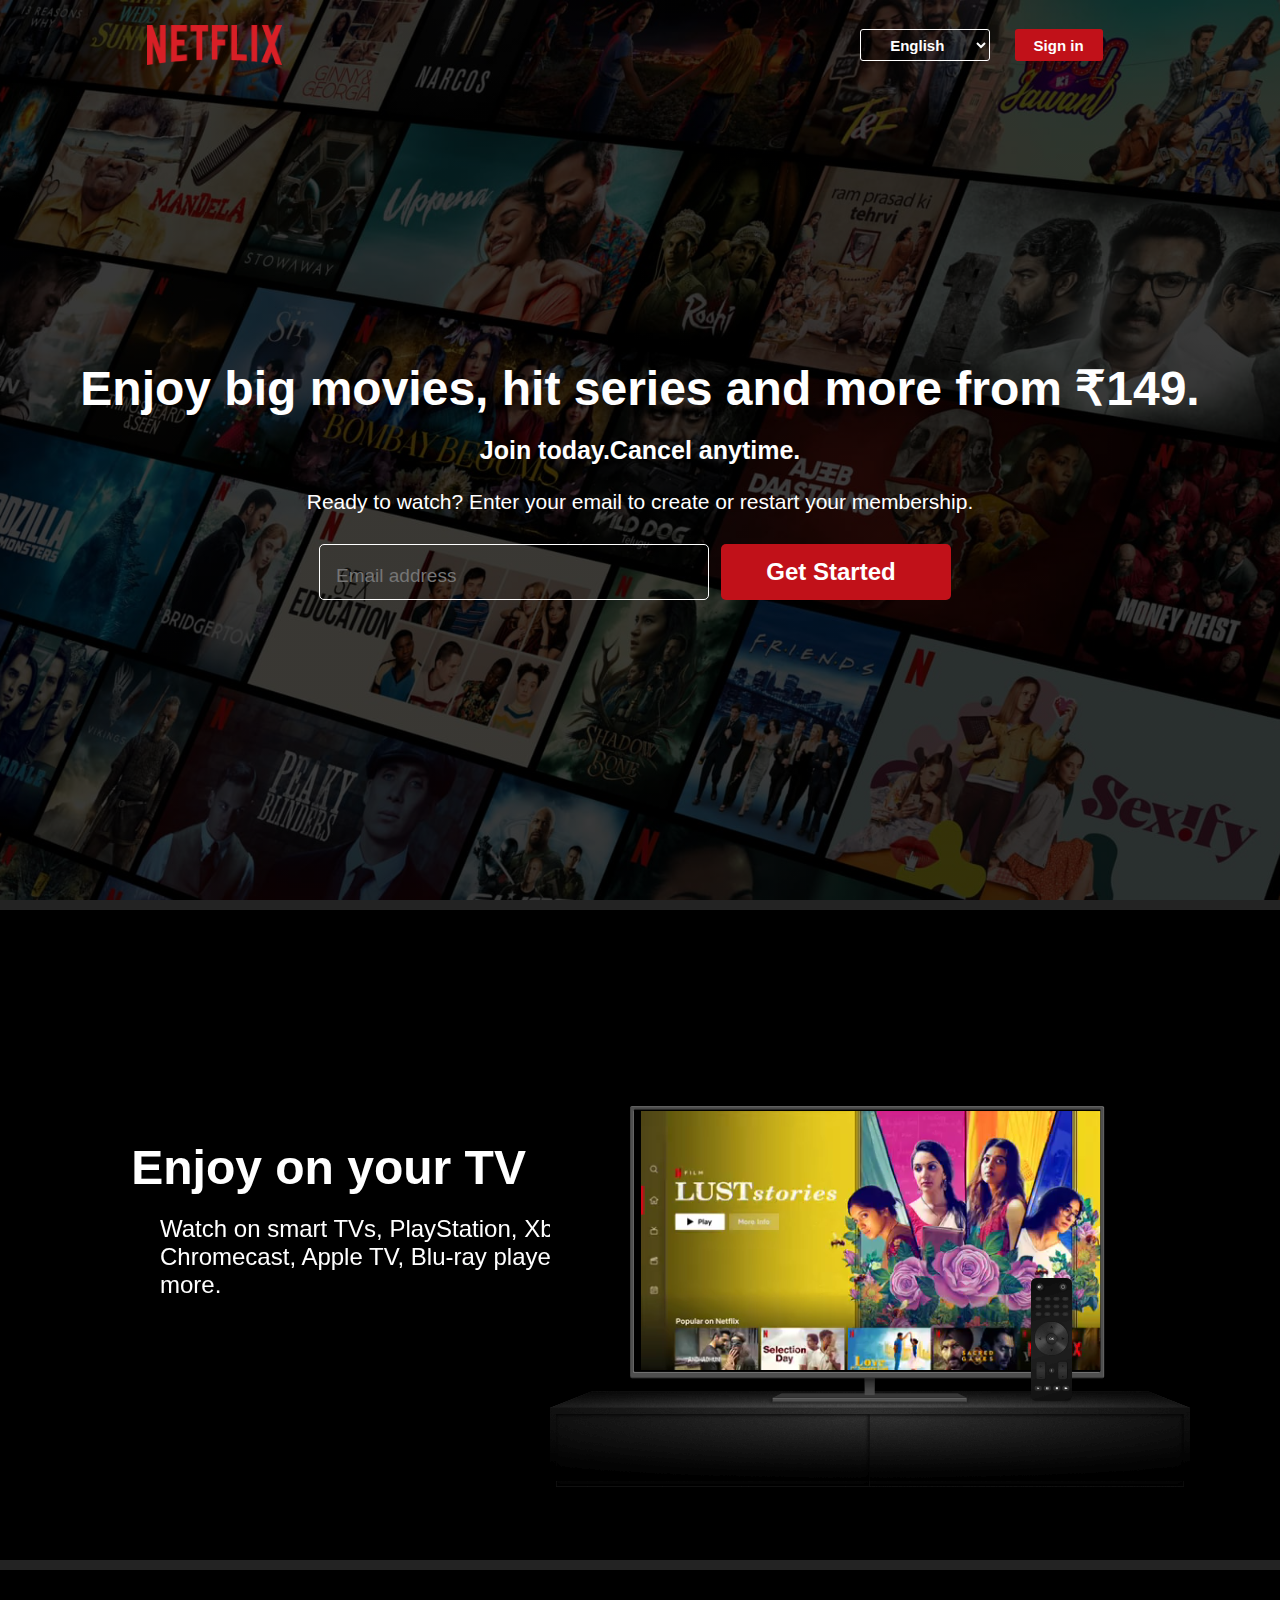
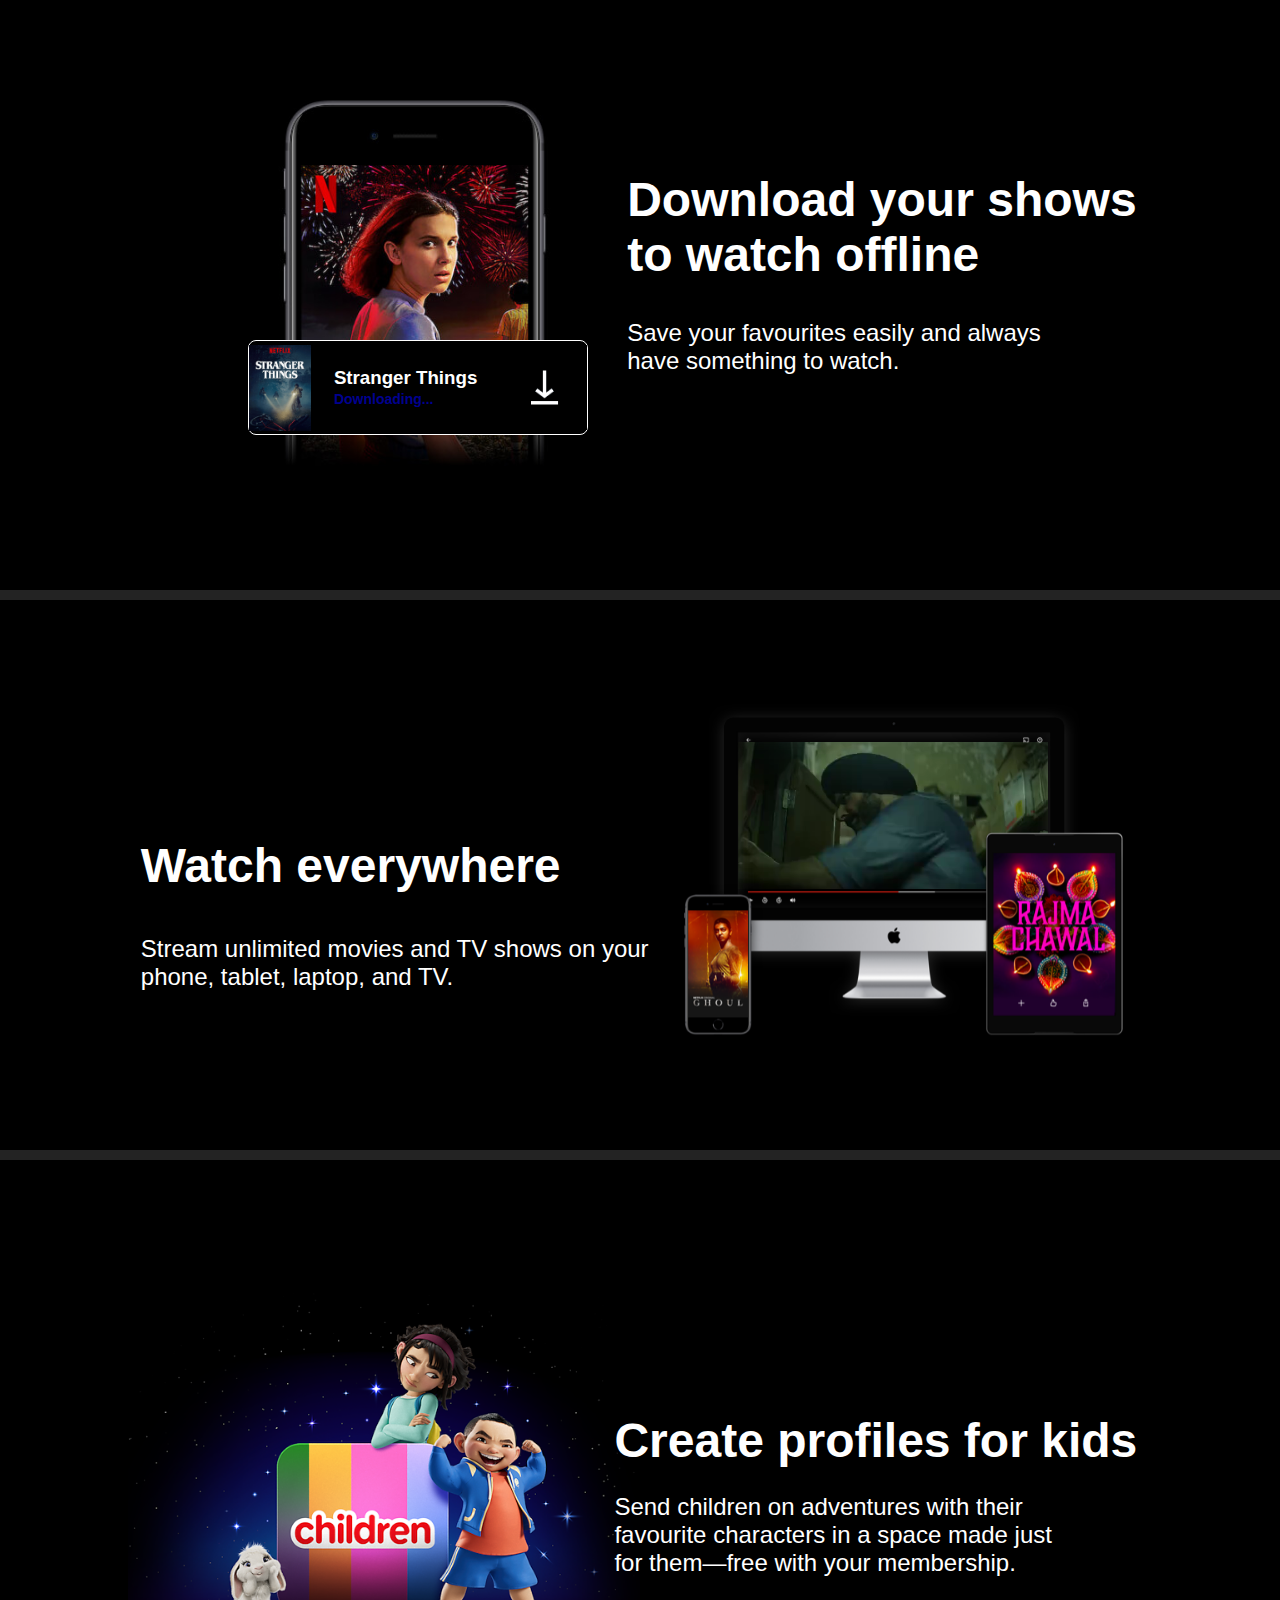
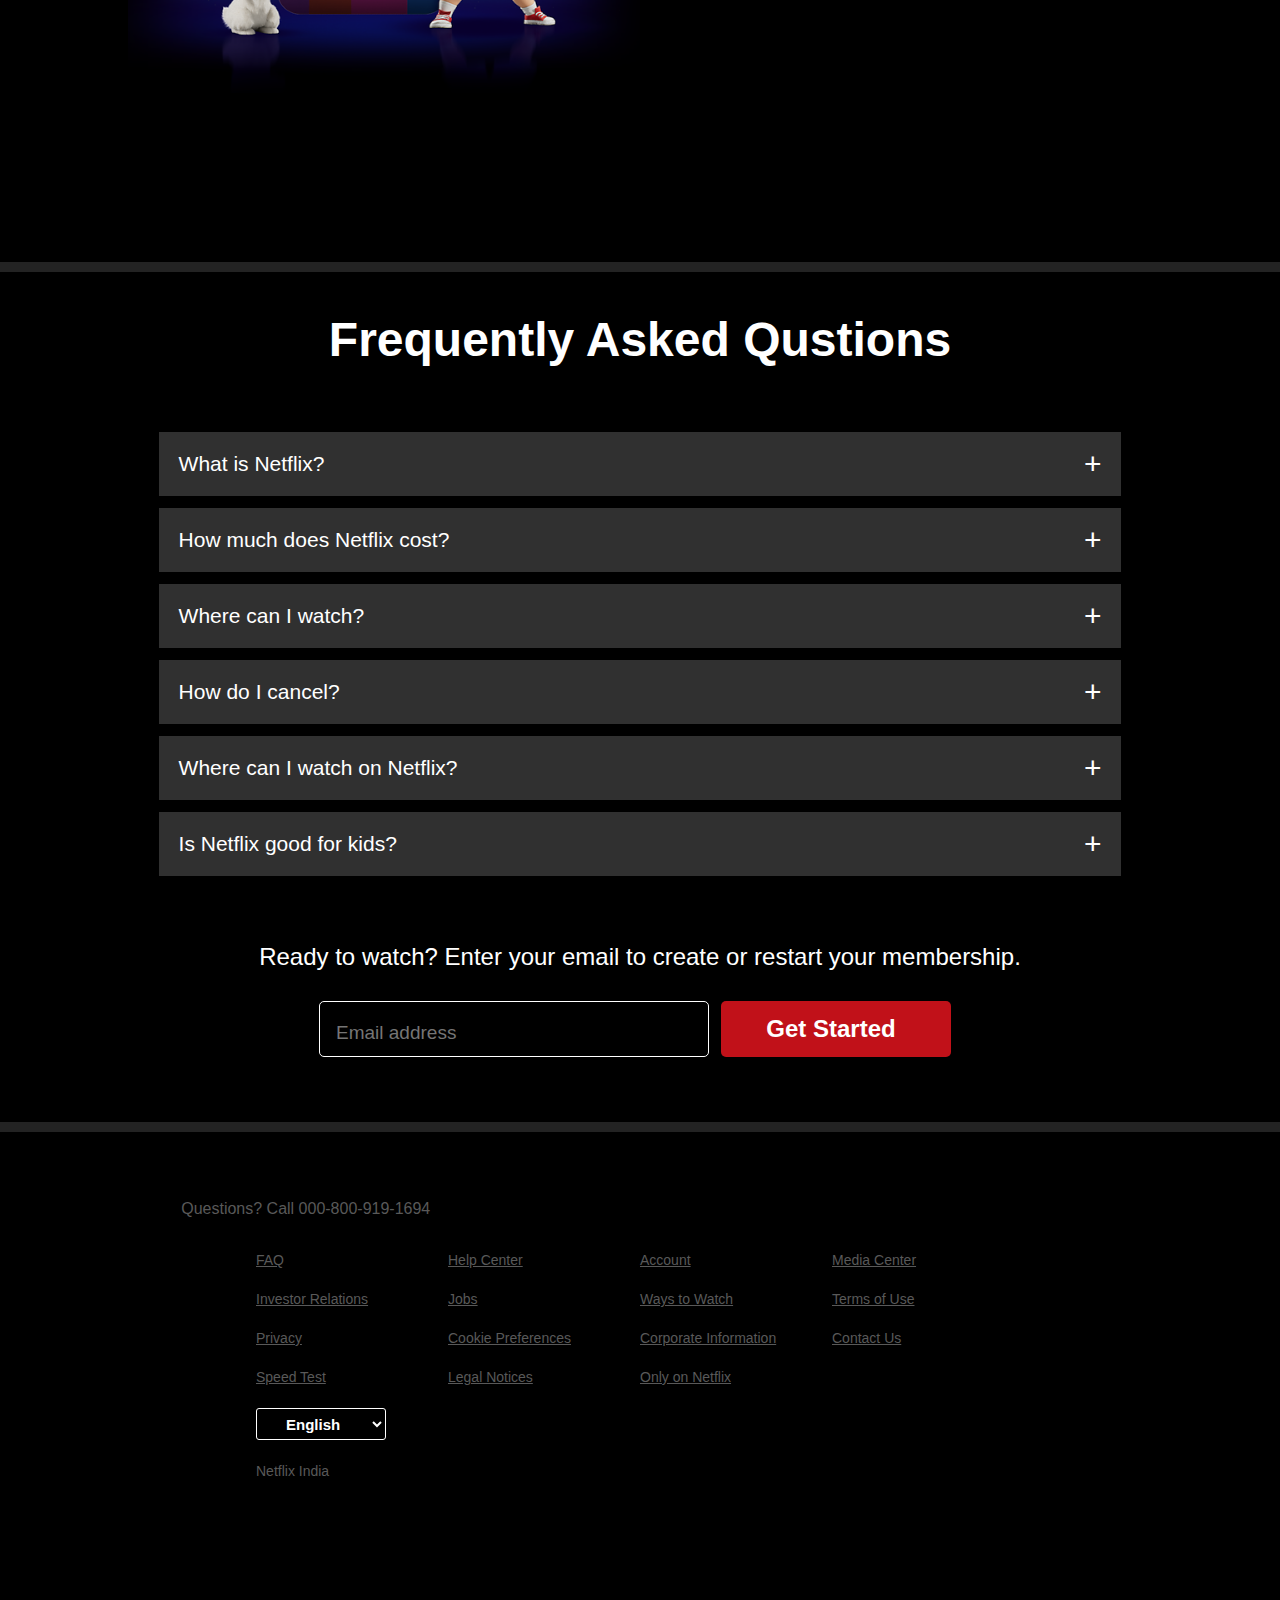
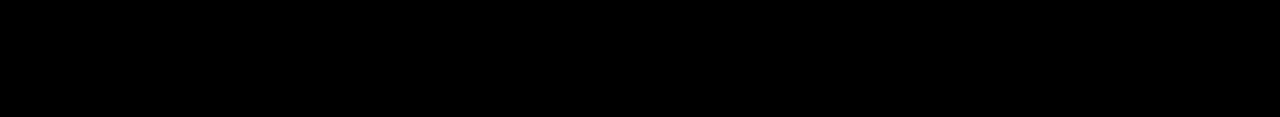
<file: Netflix-Clone/index.html>
<!DOCTYPE html>
<html lang="en">
  <head>
    <meta charset="UTF-8" />
    <meta name="viewport" content="width=device-width, initial-scale=1.0" />
    <title>Netflix</title>
    <link rel="stylesheet" href="style.css" />
    <!-- font awesome link -->
    <link rel="stylesheet" href="https://cdnjs.cloudflare.com/ajax/libs/font-awesome/6.0.0-beta2/css/all.min.css" integrity="sha512-YWzhKL2whUzgiheMoBFwW8CKV4qpHQAEuvilg9FAn5VJUDwKZZxkJNuGM4XkWuk94WCrrwslk8yWNGmY1EduTA==" crossorigin="anonymous" referrerpolicy="no-referrer" />


  </head>
  <body>
    <div class="main">
      <nav>
        <img src="./Assets/logo.png" alt="" class="logo" />
        <div>
          <select name="language" id="language-btn">
            <img src="./Assets/images.png" alt="" id="lang" />
            <img src="./Assets/down-icon.png" class="down-icon" />
            <option value="English">English</option>
            <option value="Hindi">हिंदी</option>
          </select>
          <button id="btn">Sign in</button>
        </div>
      </nav>

      <div class="main-content">
        <h1>
          Enjoy big movies, hit series and more from ₹149.</h1>
        <h4>Join today.Cancel anytime.</h4>
        <p>
          Ready to watch? Enter your email to create or restart your membership.
        </p>
        <form class="email-signup">
          <input type="email" class="inp" placeholder="Email address" />
          <button type="submit" class="btn2">Get Started <i class="fa-solid fa-chevron-right btn2-icon"></i></button>
        </form>
      </div>
    </div>

    <div class="line"></div>

    <!-- adding first featur -->

    <div class="featurs">
      <div class="row">
        <div class="text-col">
          <h1>Enjoy on your TV</h1>
          <p>
            Watch on smart TVs, PlayStation, Xbox, Chromecast, Apple TV, Blu-ray
            players and more.
          </p>
        </div>
        <div class="img-col">
          <img src="./Assets/tv.png" alt="" />
          <video
            autoplay
            loop
            muted
            src="./Assets/video-tv-in-0819.m4v"
            style="width: 460px"
          ></video>
        </div>
      </div>
    </div>

    <div class="line" id="same-line"></div>

    <!-- adding second feature -->

    <div class="second-feature">
      <div class="second-row">
        <div class="second-img-col">
          <img src="./Assets/mobile-0819.jpg" height="430px" alt="" />
          <div class="downlod-img">
            <img
              src="./Assets/boxshot.png"
              alt=""
              class="first-img"
              height="86px"
            />
            <h3>Stranger Things</h3>
            <h5>Downloading...</h5>
            <img
              src="./Assets/download-icon.gif"
              class="second-img"
              alt=""
              height="85px"
            />
          </div>
        </div>
        <div class="second-text-col">
          <h1>Download your shows to watch offline</h1>
          <p>Save your favourites easily and always have something to watch.</p>
        </div>
      </div>
    </div>
    <div class="line" id="same-line"></div>

    <div class="third-feature">
      <div class="third-row">
        <div class="third-text-col">
          <h1>Watch everywhere</h1>
          <p>
            Stream unlimited movies and TV shows on your phone, tablet, laptop,
            and TV.
          </p>
        </div>
        <div class="third-img-col">
          <img src="./Assets/device-pile-in.png" alt=""  width="510px"/>
          <video
            autoplay
            loop
            muted
            src="./Assets/video-devices-in.m4v"
            style="width: 310px"
            height="147px"
          ></video>
        </div>
      </div>
    </div>
    <div class="third-line"></div>

    <!-- adding 4th feature -->
    <div class="fourth-feature">
      <div class="fourth-row">
        <div class="fourth-img-col">
          <img src="./Assets/AAAABVr8nYuAg0xDpXDv0VI9HUoH7r2aGp4TKRCsKNQrMwxzTtr-NlwOHeS8bCI2oeZddmu3nMYr3j9MjYhHyjBASb1FaOGYZNYvPBCL.png" height="400px" alt="" />    
        </div>
        </div>
        <div class="fourth-text-col">
          <h1>Create profiles for kids</h1>
          <p>Send children on adventures with their favourite characters in a space made just for them—free with your membership.</p>
        </div>
      </div>
    </div>
    <div class="fourth-line"></div>


    <div class="faq-section">
      <h1>Frequently Asked Qustions</h1>
      <ul class="accordion">

        <li>
          <input type="radio" name="accordion" id="first">
          <label for="first">What is Netflix?</label>

          <div class="content">
            <p class="para">
              Netflix is a streaming service that offers a wide variety of award-winning TV shows, movies, anime, documentaries and more on thousands of internet-connected devices.

              You can watch as much as you want, whenever you want, without a single ad  all for one low monthly price. There's always something new to discover, and new TV shows and movies are added every week!
            </p>
          </div>
        </li>

        <div class="content">
          <li>
            <input type="radio" name="accordion" id="second">
            <label for="second">How much does Netflix cost?</label>
            <p class="para">
              Watch Netflix on your smartphone, tablet, Smart TV, laptop, or streaming device, all for one fixed monthly fee. Plans range from ₹ 149 to ₹ 649 a month. No extra costs, no contracts.
            </p>
          </li>
        </div>

        <div class="content">
          <li>
            <input type="radio" name="accordion" id="third">
            <label for="third">Where can I watch?</label>
            <p class="para">
              Watch anywhere, anytime. Sign in with your Netflix account to watch instantly on the web at netflix.com from your personal computer or on any internet-connected device that offers the Netflix app, including smart TVs, smartphones, tablets, streaming media players and game consoles.
  
              You can also download your favourite shows with the iOS, Android, or Windows 10 app. Use downloads to watch while you're on the go and without an internet connection. Take Netflix with you anywhere.
            </p>
          </li>  
        </div>

        <div class="content">
          <li>
            <input type="radio" name="accordion" id="fourth">
            <label for="fourth">How do I cancel?</label>
            <p class="para">
              Netflix is flexible. There are no annoying contracts and no commitments. You can easily cancel your account online in two clicks. There are no cancellation fees – start or stop your account anytime.
            </p>
          </li>
        </div>

        <div class="content">
          <li>
            <input type="radio" name="accordion" id="fifth">
            <label for="fifth">Where can I watch on Netflix?</label>
            <p class="para">
              Netflix has an extensive library of feature films, documentaries, TV shows, anime, award-winning Netflix originals, and more. Watch as much as you want, anytime you want.
            </p>
          </li>
        </div>

        <div class="content">
          <li>
            <input type="radio" name="accordion" id="sixth">
            <label for="sixth">Is Netflix good for kids?</label>
            <p class="para">
              The Netflix Kids experience is included in your membership to give parents control while kids enjoy family-friendly TV shows and films in their own space.
  
              Kids profiles come with PIN-protected parental controls that let you restrict the maturity rating of content kids can watch and block specific titles you don’t want kids to see.
            </p>
          </li>
        </div>
      </ul>

      <p class="same-para">Ready to watch? Enter your email to create or restart your membership.</p>
      <form class="email-signup">
        <input type="email" class="inp" placeholder="Email address">
        <button type="submit" class="btn2" >Get Started <i class="fa-solid fa-chevron-right btn2-icon"></i></button>
      </form>
    </div>
    <div class=" fourth-line sixth-line"></div>
    <!-- adding footer section -->
    <footer>

      <div class="questios">Questions? Call 000-800-919-1694</div>
    <div class="footer">
      <div class="footer-items">
        <a href="faq">FAQ</a>
        <a href="faq">Investor Relations</a>
        <a href="faq">Privacy</a>
        <a href="faq">Speed Test</a>
        <select name="language" id="language-btn">
          <img src="./Assets/images.png" alt="" id="lang" />
          <img src="./Assets/down-icon.png" class="down-icon" />
          <option value="English">English</option>
          <option value="Hindi">हिंदी</option>
        </select>
        <div>Netflix India</div>
        
      </div>

      <div class="footer-items">
        <a href="faq">Help Center</a>
        <a href="faq">Jobs</a>
        <a href="faq">Cookie Preferences</a>
        <a href="faq">Legal Notices</a>
      </div>

      <div class="footer-items">
        <a href="faq">Account</a>
        <a href="faq">Ways to Watch</a>
        <a href="faq">Corporate Information</a>
        <a href="faq">Only on Netflix</a>
      </div>

      <div class="footer-items">
        <a href="faq">Media Center</a>
        <a href="faq">Terms of Use</a>
        <a href="faq">Contact Us</a>
      </div>

      
    </div>
    </footer>

  </body>
</html>
</file>
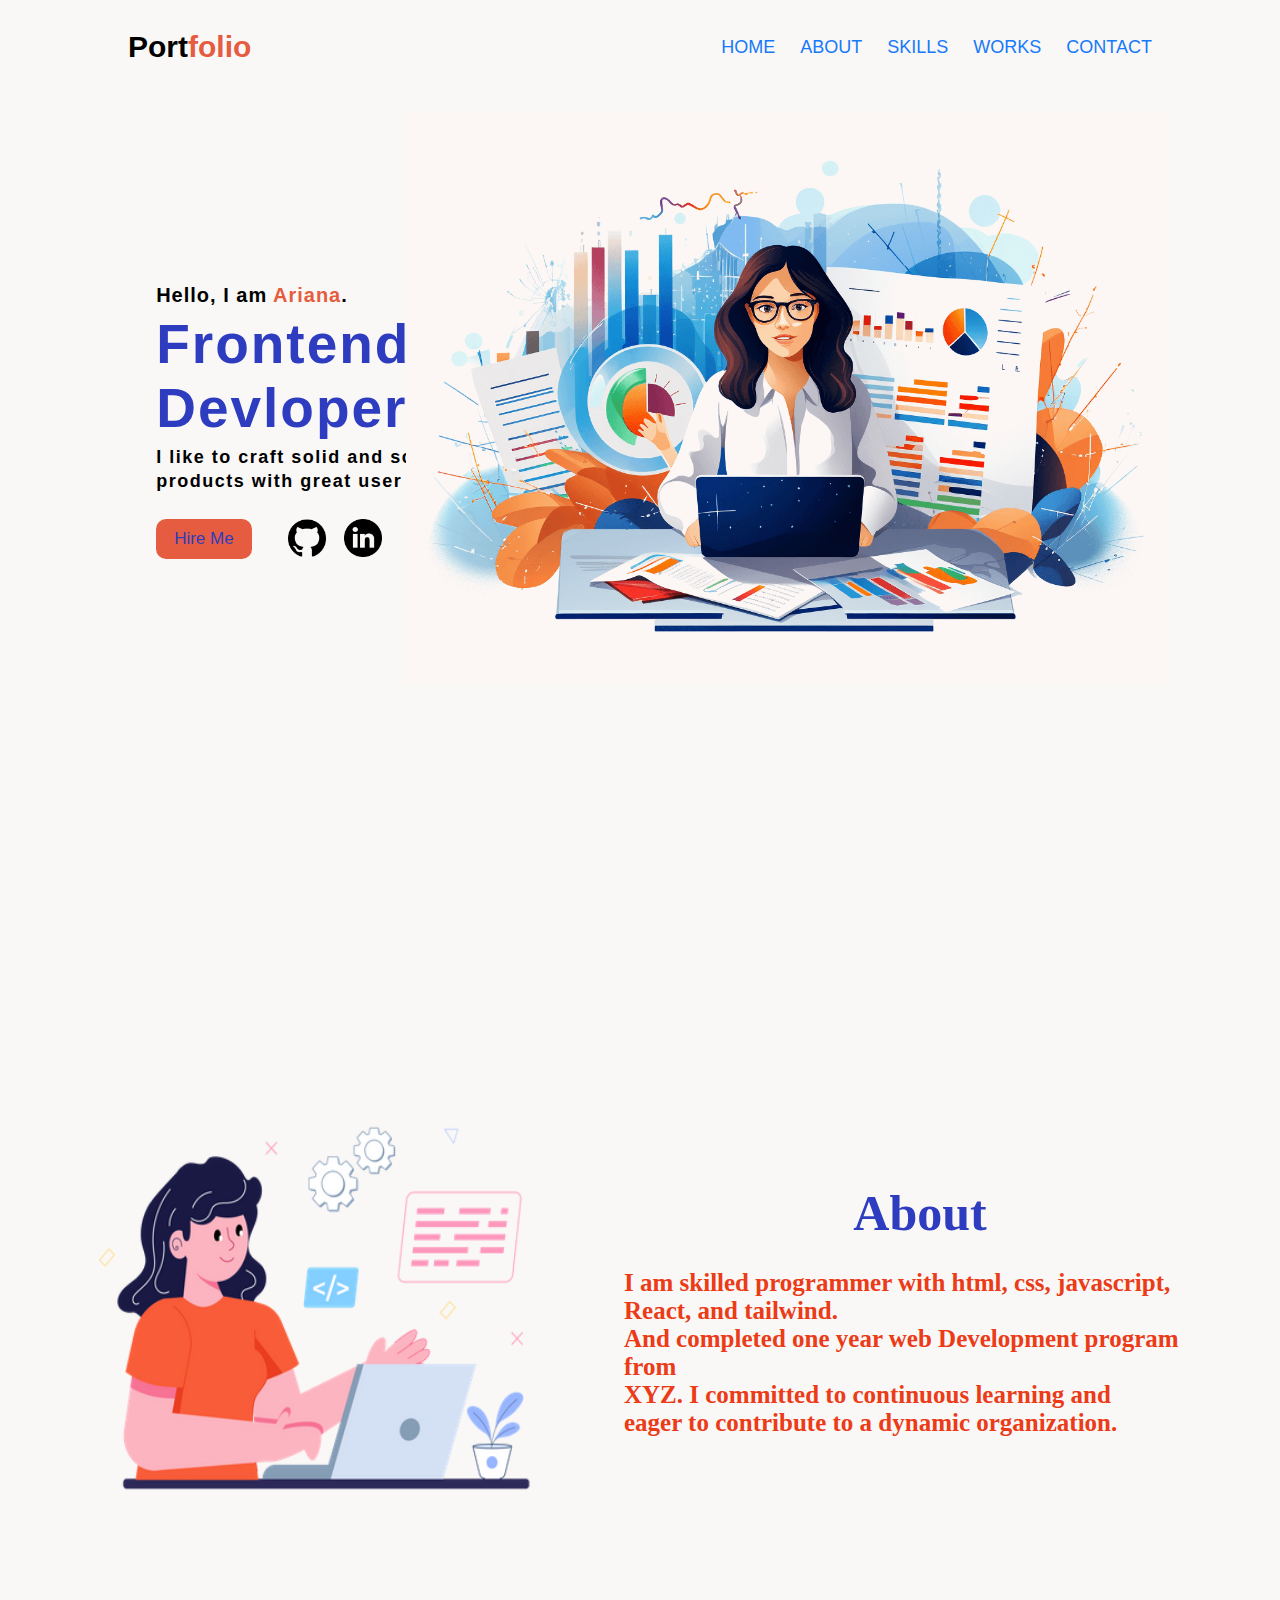
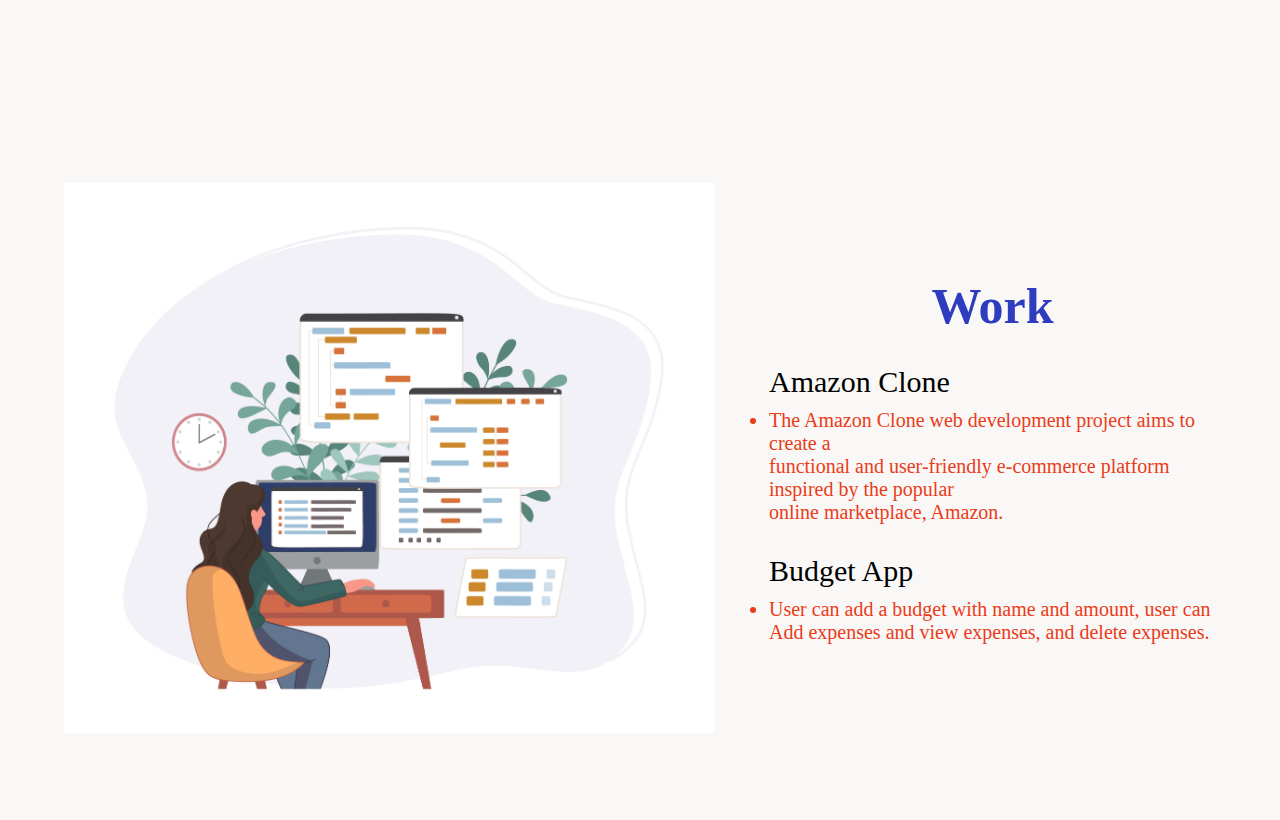
<file: Portfolio/index.html>
<!DOCTYPE html>
<html lang="en">
<head>
    <meta charset="UTF-8">
    <meta name="viewport" content="width=device-width, initial-scale=1.0">
    <title>Personal-Portfolio</title>
    <link rel="stylesheet" href="style.css">
</head>
<body>
    <div class="main">
        <div class="nav">
            <h2>Port<span>folio</span></h2>
            <ul>
                <li><a href="#">HOME</a></li>
                <li><a href="#">ABOUT</a></li>
                <li><a href="#">SKILLS</a></li>
                <li><a href="#">WORKS</a></li>
                <li><a href="#">CONTACT</a></li>
            </ul>
        </div>

        <div class="info">
            <div class="text-info">
                <h2>Hello, I am <span>Ariana</span>.</h2>
                <h1>Frontend </br>Devloper.</h1>
                <h3>I like to craft solid and scalable  
                Frontend </br>products with great user experiences.</h3>
                <button>Hire Me</button>
            </div>
               <div class="soical-img">
                <a href="#"><img src="./assets/github.png" alt=""></a>
                <a href="#"><img src="./assets/linkedin.png" alt=""></a>
               </div>

                <div class="img">
                    <img src="./assets/img2.png" width="760px" alt="">
                </div>
        </div>    
    </div>

    <div class="about-section">
        <div class="about-img">
            <img src="./assets/about.png" width="500px" height="560px" alt="">
        </div>

        <div class="about-text">
            <span>About</span>
            <h3>I am skilled programmer with html, css, javascript, </br>React, and tailwind.</br> 
                And completed one year web Development program from</br> XYZ.
                I committed to continuous learning and </br> 
                eager to contribute to a dynamic organization.
            </h3>
        </div>
    </div>

    <div class="work-section">
        <div class="work-img">
            <img src="./assets/programming.png.jpg" width="650px" height="550px" alt="">
        </div>

        <div class="work-text">
            <span>Work</span>
            <h2>Amazon Clone</h2>
            <ul>
                <li>The Amazon Clone web development project aims to create a </br>
                    functional and user-friendly
                    e-commerce platform inspired by the popular </br>
                    online marketplace, Amazon.
                </li>
            </ul>
            <h2>Budget App</h2>
            <ul>
                <li>
                    User can add a budget with name and amount, user can </br>
                    Add expenses and view expenses, and delete expenses.
                </li>
            </ul>
        </div>
    </div>
   
    
</body>
</html>
</file>
<file: Netflix-Clone/style.css>
* {
  margin: 0;
  padding: 0;
  box-sizing: border-box;
  font-family: "poppins", sans-serif;
  color: #fff;
}
body,
html {
  width: 100%;
  height: 100%;
  background-color: #000;
}
.main {
  background-image: linear-gradient(rgba(0, 0, 0, 0.7), rgba(0, 0, 0, 0.7)),
    url("./Assets/netflix-bg.jpg");
  background-size: cover;
  background-position: center;
  height: 100vh;
  width: 100%;
  padding: 15px 8%;
  position: relative;
}
.main nav {
  display: flex;
  align-items: center;
  justify-content: center;
  justify-content: space-between;
  padding: 10px 0px;
}
.logo {
  position: relative;
  z-index: 10;
  width: 180px;
  height: 40px;
  cursor: pointer;
  padding-left: 45px;
}
#language-btn {
  height: 32px;
  width: 130px;
  /* text-align: center; */
  background: transparent;
  color: #fff;
  font-size: 15px;
  font-weight: 600;
  padding-left: 25px;
  margin-right: 20px;
  border-radius: 3px;
  border: 0.5px solid #fff;
}
#lang {
  color: #fff;
}
#btn {
  height: 32px;
  width: 88px;
  border-radius: 3px;
  color: #fff;
  background-color: #c11119;
  font-size: 15px;
  cursor: pointer;
  font-weight: 600;
  margin-right: 75px;
  border: none;
}
.down-icon {
  margin-left: 10px;
}
.main-content {
  position: relative;
  z-index: 10;
  width: 1400px;
  text-align: center;
  position: absolute;
  top: 50%;
  left: 50%;
  transform: translate(-50%, -50%);
  margin-top: 30px;
}
.main-content h1 {
  text-align: center;
  font-size: 3rem;
  font-weight: 900;
  max-width: 100%;
}
.main-content h4 {
  position: relative;
  z-index: 10;
  margin-top: 20px;
  font-size: 25px;
}
.main-content p {
  margin-top: 25px;
  font-size: 21px;
}
.email-signup {
  margin-top: 30px;
  display: flex;
  align-items: center;
  justify-content: center;
}
.email-signup .inp , 
input[placeholder="Email address"] {
  border: 0.7px solid #fff;
  outline: 0;
  width: 390px;
  height: 56px;
  margin-left: -10px;
  background: transparent;
  border-radius: 5px;
  padding: 24px 16px 17px;
  color: #fff;
  font-size: 19px;
  position: relative;
  z-index: 10;
}
.email-signup .btn2 {
  display: flex;
  justify-content: center;
  align-items: center;
  gap: 30px;
  height: 56px;
  width: 230px;
  background-color: #c11119;
  color: #fff;
  margin-left: 12px;
  border-radius: 5px;
  font-size: 24px;
  font-weight: 600;
  padding-left: 10px;
  border: none;
}
.email-signup .btn2-icon{
  margin-right: -10px;
}
.line{
  border: 5px solid #232323;
}
.featurs{
  position: relative;
  display: flex;
  align-items: center;
  justify-content: center;
  flex-direction: column;
  width: 100%;
  padding: 100px 12%;
}
.text-col{
  position: absolute;
  left: 2%;
  padding-top: 130px;
  padding-bottom: 100px;
  display: flex;
  align-items: center;
  justify-content: center;
  flex-direction: column;
  max-width: 60%;
  z-index: 10;
}
.text-col h1{
  margin-left: -162px;
  font-size: 3rem;
  font-weight: 900;
  padding-bottom: 20px;
}
.text-col p{
  font-size: 1.5rem;
  font-weight: 400;
  max-width: 65%;

}
.img-col{
  position: absolute;
  right: 7%;
}
.img-col img{
  position: relative;
  z-index: 10;
}
.img-col video{
  object-fit: cover;
  overflow: hidden;
  position: absolute;
  right: 14%;
  top: 20.8%;
}
#same-line{
  margin-top: 450px;
}

/* styling seconf-feature */
.second-feature{
  position: relative;
  width: 100%;
  height: 170px;
  display: flex;
  align-items: center;
  justify-content: center;
  flex-direction: column;
  padding: 70px 13%;
}
/* .second-row{
  width: 100%;
  border: 1px solid red;
  display: flex;
  align-items: center;
  justify-content: center;
} */
.second-img-col {
  position: absolute;
  left: 10%;
  top: 39%;
}
.downlod-img{
  position: absolute;
  top: 70%;
  left: 21%;
  border: 1px solid #fff;
  height: 95px;
  width: 340px;
  background-color: #000;
  border-radius: 8px;
}
.first-img{
  position: absolute;
  top: 4%;
}
.downlod-img h3, h5{
  display: flex;
  align-items: center;
  justify-content: center;
 
}
.downlod-img h3{
  position: absolute;
  top: 28%;
  left: 25%;
}
.downlod-img h5{
  color: #000090;
  font-size: 14px;
  position: absolute;
  top: 54%;
  left: 25%;

}
.second-img{
  position: absolute;
  right: 0%;
  top: 4.5%;
}
.second-text-col h1{
  /* border: 1px solid red; */
  /* letter-spacing: 1px; */
  display: flex;
  max-width: 40%;
  align-items: center;
  justify-content: center;
  flex-direction: column;
  position: absolute;
  right: 11%;
  top: 60%;
  padding-top: 100px;
  /* padding-bottom: 20px; */
  font-size: 3rem;
  font-weight: 900;
}
.second-text-col p{
  /* padding-top: 20px; */
  font-size: 1.5rem;
  font-weight: 400;
  position: absolute;
  top: 58%;
  padding-top: 250px;
  right: 17%;
  max-width: 34%;
}

.third-feature{
  /* border: 1px solid red; */
  position: absolute;
  width: 100%;
  height: 80vh;
  display: flex;
  align-items: center;
  justify-content: center;
}

.third-text-col h1{
  position: absolute;
  top: 33%;
  left: 11%;
  font-size: 3rem;
  font-weight: 900;
}
.third-text-col p{
  padding-top: 18px;
  position: absolute;
  top: 44%;
  left: 11%;
  font-size: 1.5rem;
  font-weight: 400;
  max-width: 40%;
}

.third-img-col{
  position: absolute;
  right: 10%;
  top: 5%;
  padding-top: 55px;
}
.third-img-col img{
  position: relative;
  z-index: 10;
}
.third-img-col video{
  object-fit: cover;
  background: transparent;
  overflow: hidden;
  position: absolute;
  right: 20.4%;
  top: 24%;
}
.third-line{
  border: 5px solid #232323;
  margin-top: 550px;
}

/* styling fourth feature */
.fourth-feature{
  position: relative;
  display: flex;
  align-items: center;
  justify-content: center;
  width: 100%;
  height: 78vh;
}
.fourth-img-col{
  position: absolute;
  left: 10%;
  top: 19%;
}
.fourth-text-col{
  position: absolute;
  right: 2%;
  top: 36%;
  width: 50%;
}
.fourth-text-col h1{
  padding-bottom: 25px;
  font-size: 3rem;
  font-weight: 900;
}
.fourth-text-col p{
  font-size: 1.5rem;
  font-weight: 400;
  width: 73%;
}
.fourth-line{
  border: 5px solid #232323;

}

/**************************************************styling FAQ ****************************************************************/
.faq-section{
  text-align: center;
  padding: 10px 12%;
  font-size: 18px;
}
.faq-section h1{
  font-size: 48px;
  padding-top: 30px;
  font-weight: 600;
}
.accordion{
  margin: 60px auto;
  width: 100%;
  max-width: 1100px;
}
.accordion li{
  list-style: none;
  width: 100%;
  padding: 5px;
}
.accordion li label{
  position: relative;
  display: flex;
  align-items: start;
  cursor: pointer;
  font-size: 21px;
  font-weight: 500;
  background: #303030;
  margin-bottom: 2px;
  padding: 20px;
}
label::after{
  content: '+';
  position: absolute;
  right: 20px;
  top: 15px;
  font-size: 30px;
  transition: transform 0.5s;
}
input[type="radio"]{
  display: none;
}
.content p{
  overflow: hidden;
  text-align: left;
  background-color: #303030;
  padding: 0 20px;
  max-height: 0;
  transition: max-height 0.5s, padding 0.5s;
}
.accordion li input[type="radio"]:checked +label + .content p{
  max-height: 700px;
  padding: 30px 20px;
}
.accordion li input[type="radio"]:checked +label + .para{
  max-height: 700px;
  padding: 30px 20px;
}
.accordion li input[type="radio"]:checked +label::{
  transform: rotate(135deg);
}

.same-para{
  font-size: 24px;
}
.sixth-line{
  margin-top: 55px;
}

/* styling footer secrtion */
footer{
  margin: auto;
  max-width: 77vw;
  padding: 34px;
  height: 65vh;
}
.questios{
  color: #595959;
  padding: 34px 0;
}
.footer a{
  color: #595959;
  font-size: 14px;

}
.footer{
  display: grid;
  grid-template-columns: 1fr 1fr 1fr 1fr;
  max-width: 60vw;
  margin: auto;
}
.footer-items{
  color: #787676;
  display: flex;
  flex-direction: column;
  gap: 23px;
}
.footer-items div{
  font-size: 14px;
  color: #595959;
}
</file>
<file: Portfolio/style.css>
*{
    margin: 0;
    padding: 0;
    box-sizing: border-box;
    background-color: #faf8f7;
}
body, html{
    height: 100%;
    width: 100%;
}
.main{
    width: 100%;
    height: 100vh;
    font-family: sans-serif;
}
.nav{
    /* border: 1px solid red; */
    margin: auto;
    margin-top: 30px;
    width: 80vw;
    display: flex;
    align-items: center;
    justify-content: space-between;
}
.nav span{
    color: #e65c40;
}
.nav h2{
    cursor: pointer;
    font-size: 30px;
    font-weight: 800;
}

.nav ul li {
    list-style: none;
}
.nav ul li a{
    text-decoration: none;
    font-size: 18px;
    font-weight: 400;
    color: #1679fa;   
}
.nav ul li a:hover{
    color: #e65c40;
    text-decoration: underline;
    transition: .3s ease;
}
.nav ul{
    display: flex;
    gap: 25px;
}

.info{
    /* border: 1px solid red; */
    width: 90%;
    height: ;
    margin: auto;
    margin-top: 10%;
    position: relative;
}

.info span{
    color: #e65c40;
}
.info h1{
    margin-left: 8%;
    font-size: 55px;
    color: #2e3cbf;
    letter-spacing: 2px;
}
.info h2{
    margin-left: 8%;
    padding-top: 8%;
    padding-bottom: 5px;
    font-size: 20px;
    letter-spacing: 1px;
}
.info h3{
    margin-left: 8%;
    padding-top: 5px;
    font-size: 18px;
    letter-spacing: 1.5px;
    line-height: 24px;
}
.info button{
    margin-left: 8%;
    /* margin-top: 10%; */
    border: none;
    padding: 10px 18px;
    margin-top: 26px;
    border-radius: 10px;
    background-color: #e65c40;
    color: #2e3cbf;
    font-size: 17px;
    font-weight: 500;
    cursor: pointer;
    transition: .4s ease;
}
.soical-img{
    position: relative;
    margin-left: 210px;
    margin-top: -40px;
}
.soical-img a img{
    background-color: transparent;
    margin-left: 14px;
    height: 38px;
    width: 38px;
}
.info button:hover{
    background-color: #eb3b17;
}
.img{
    display: flex;
    justify-content: center;
    align-items: center;
    position: absolute;
    right: 50px;
    top: -80px;
}

.about-section{
    display: flex;
    justify-content: center;
    align-items: center;
    gap: 60px;
    margin:  20px auto;
    width: 90%;
    height: 80vh;
}
.about-text span{
    cursor: pointer;
    padding-bottom: 27px;
    color: #2e3cbf;
    font-size: 50px;
    font-weight: 600;
    display: flex;
    justify-content: center;
    align-items: center;
}
.about-text span:hover{
    color: #eb3b17;
    text-decoration: underline;
}
.about-text h3{
    color: #eb3b17;
    font-size: 25px;
}
.work-section{
    width: 90%;
    height: 80vh;
    margin: 30px auto;
    display: flex;
    justify-content: center;
    align-items: center;
    gap: 55px;
}
.about-section img{
    background-color: transparent;
}
.work-section span{
    color: #2e3cbf;
    font-size: 50px;
    font-weight: 600;
    display: flex;
    justify-content: center;
    align-items: center;

}
.work-section h2{
    font-size: 30px;
    font-weight: 500;
    padding-top: 30px;
    padding-bottom: 10px;
}
.work-section{
    display: flex;
    justify-content: center;
    align-items: center;
}
.work-text ul li{
    color: #eb3b17;
    font-size: 20px;
}
.work-section span:hover{
    color: #eb3b17;
    text-decoration: underline;
}
</file>
